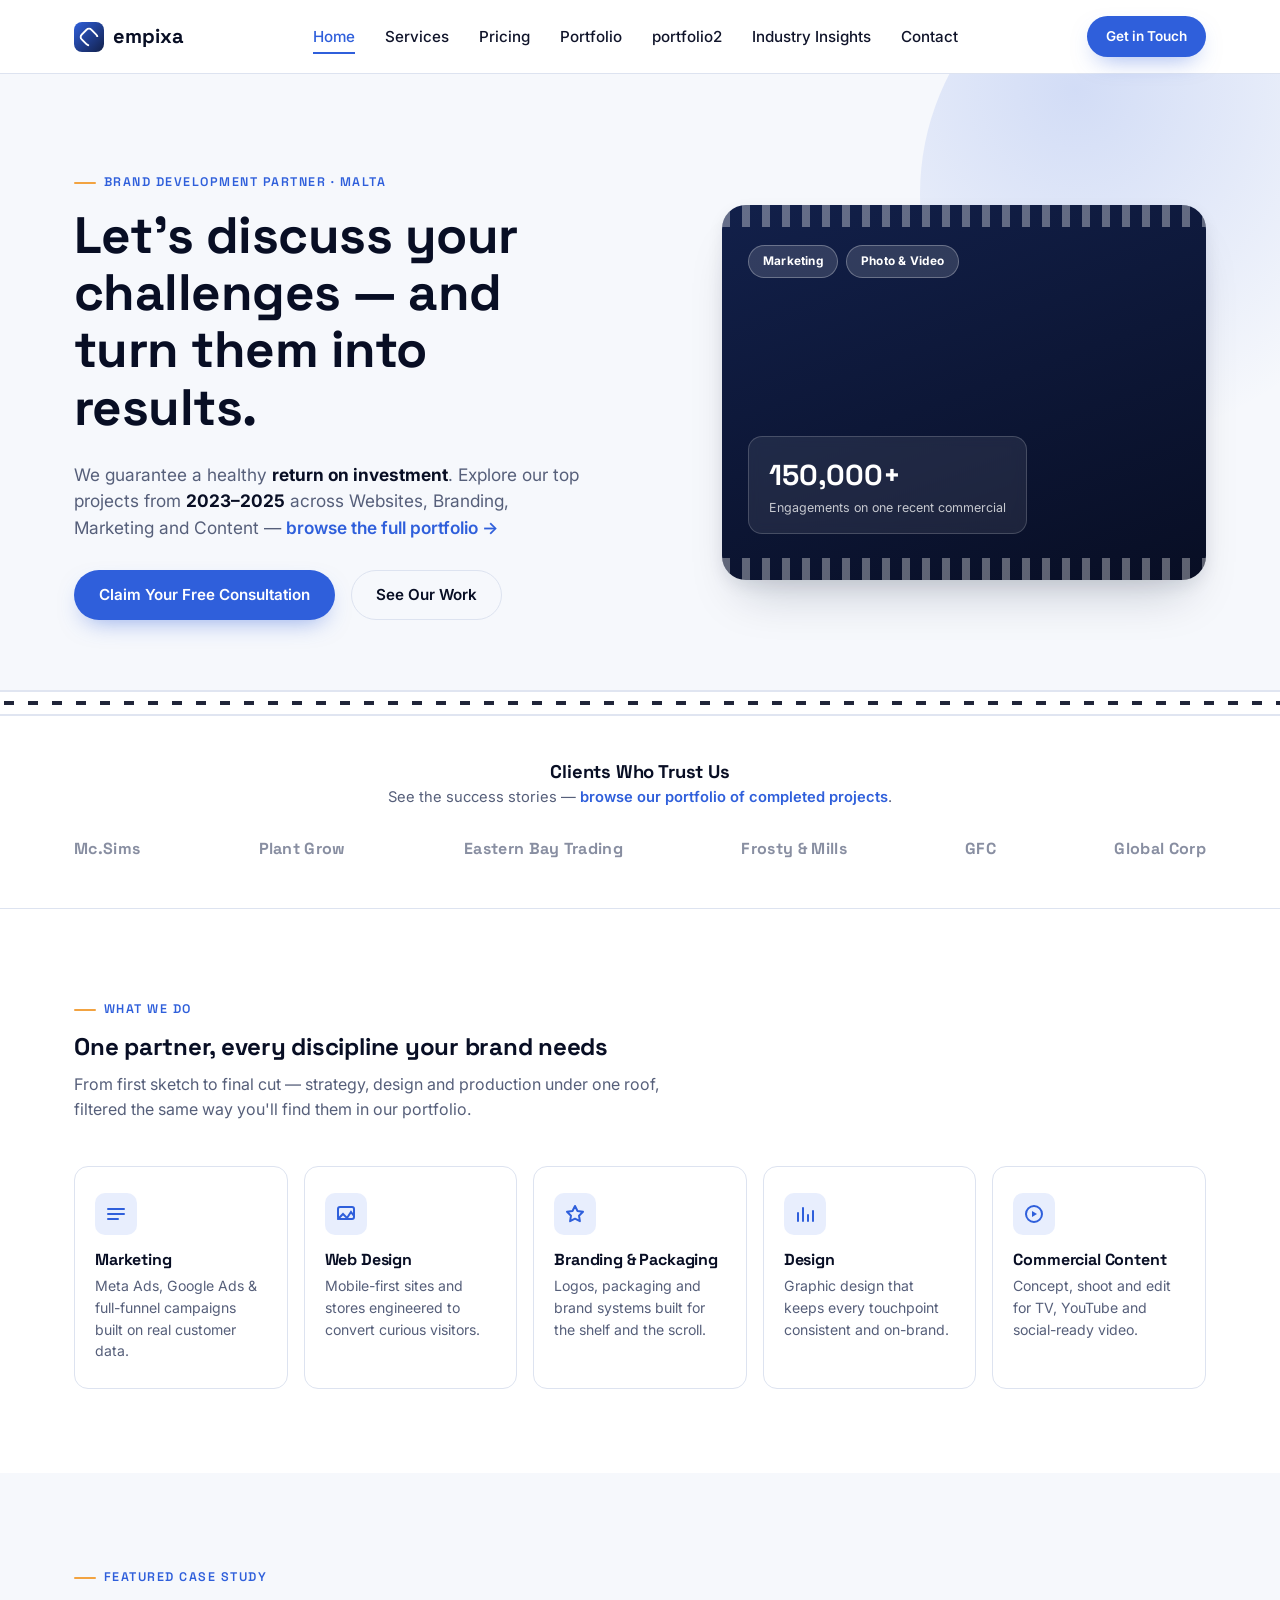
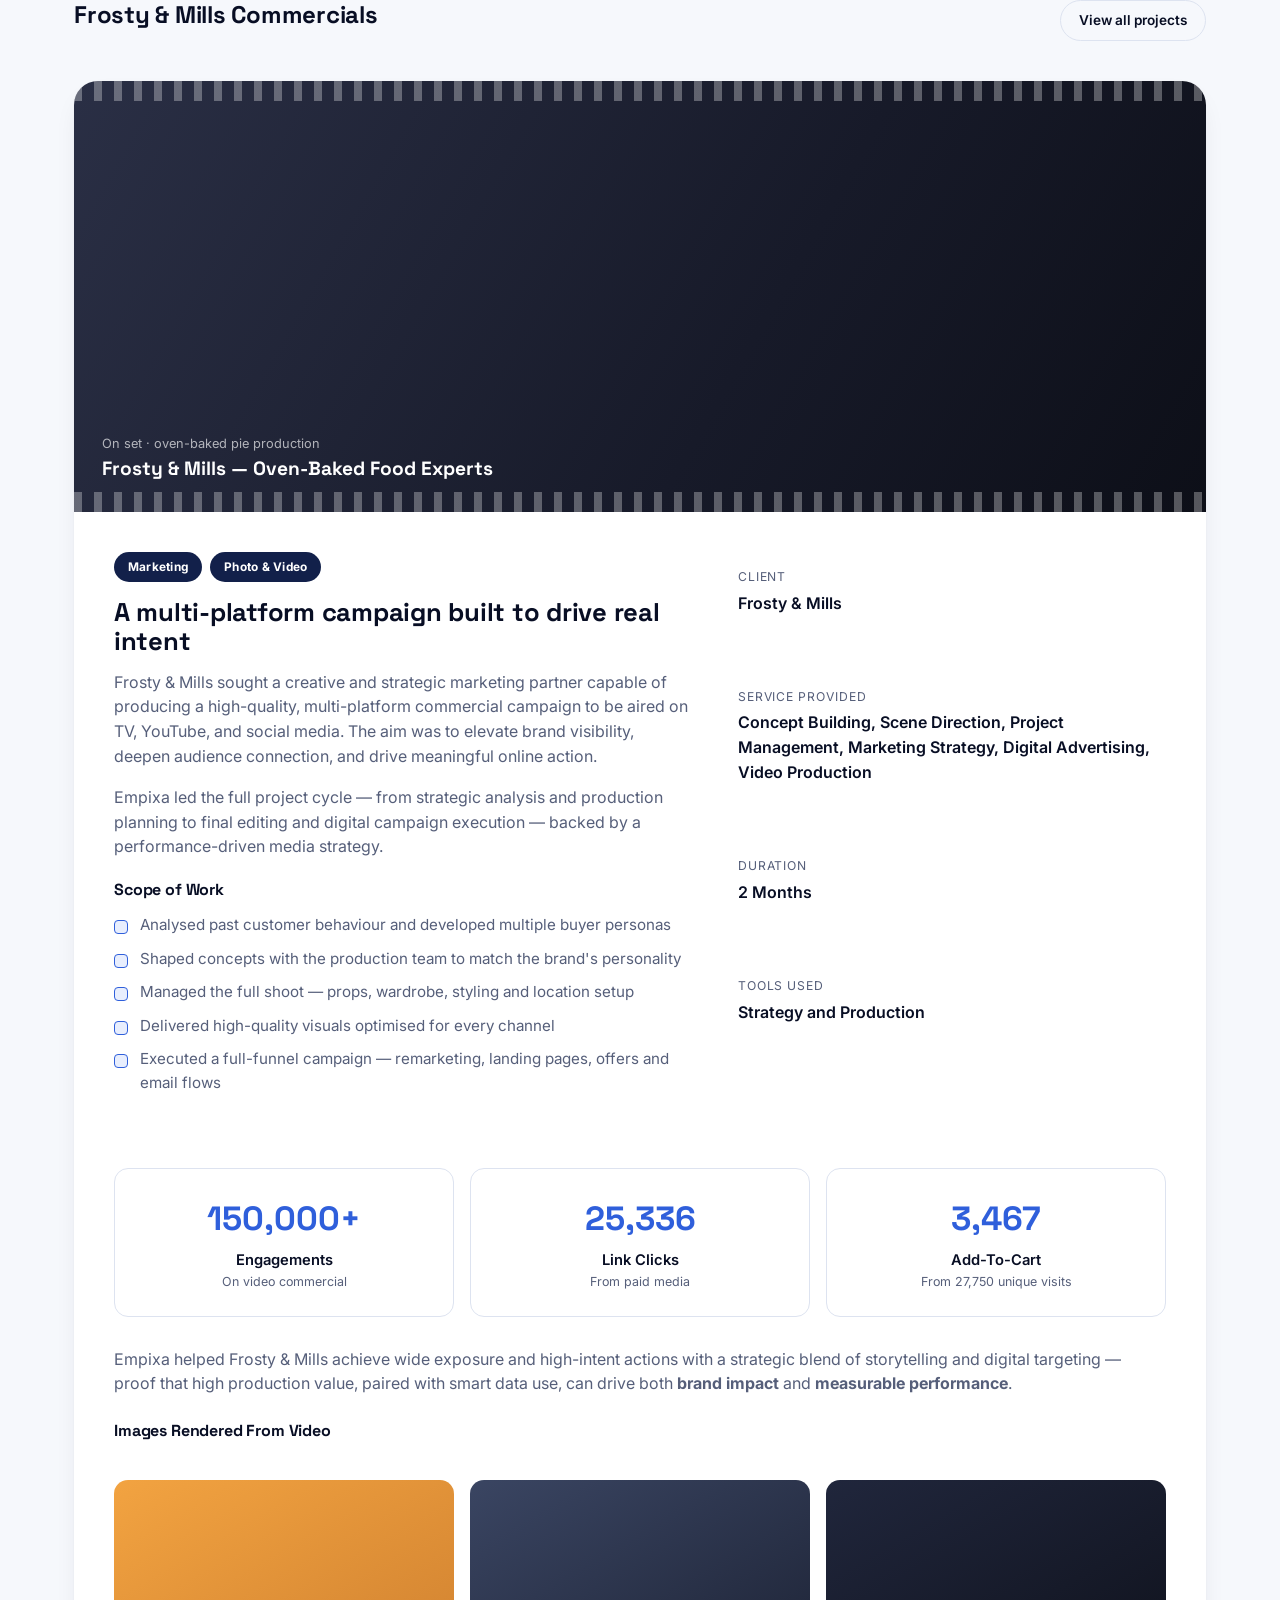
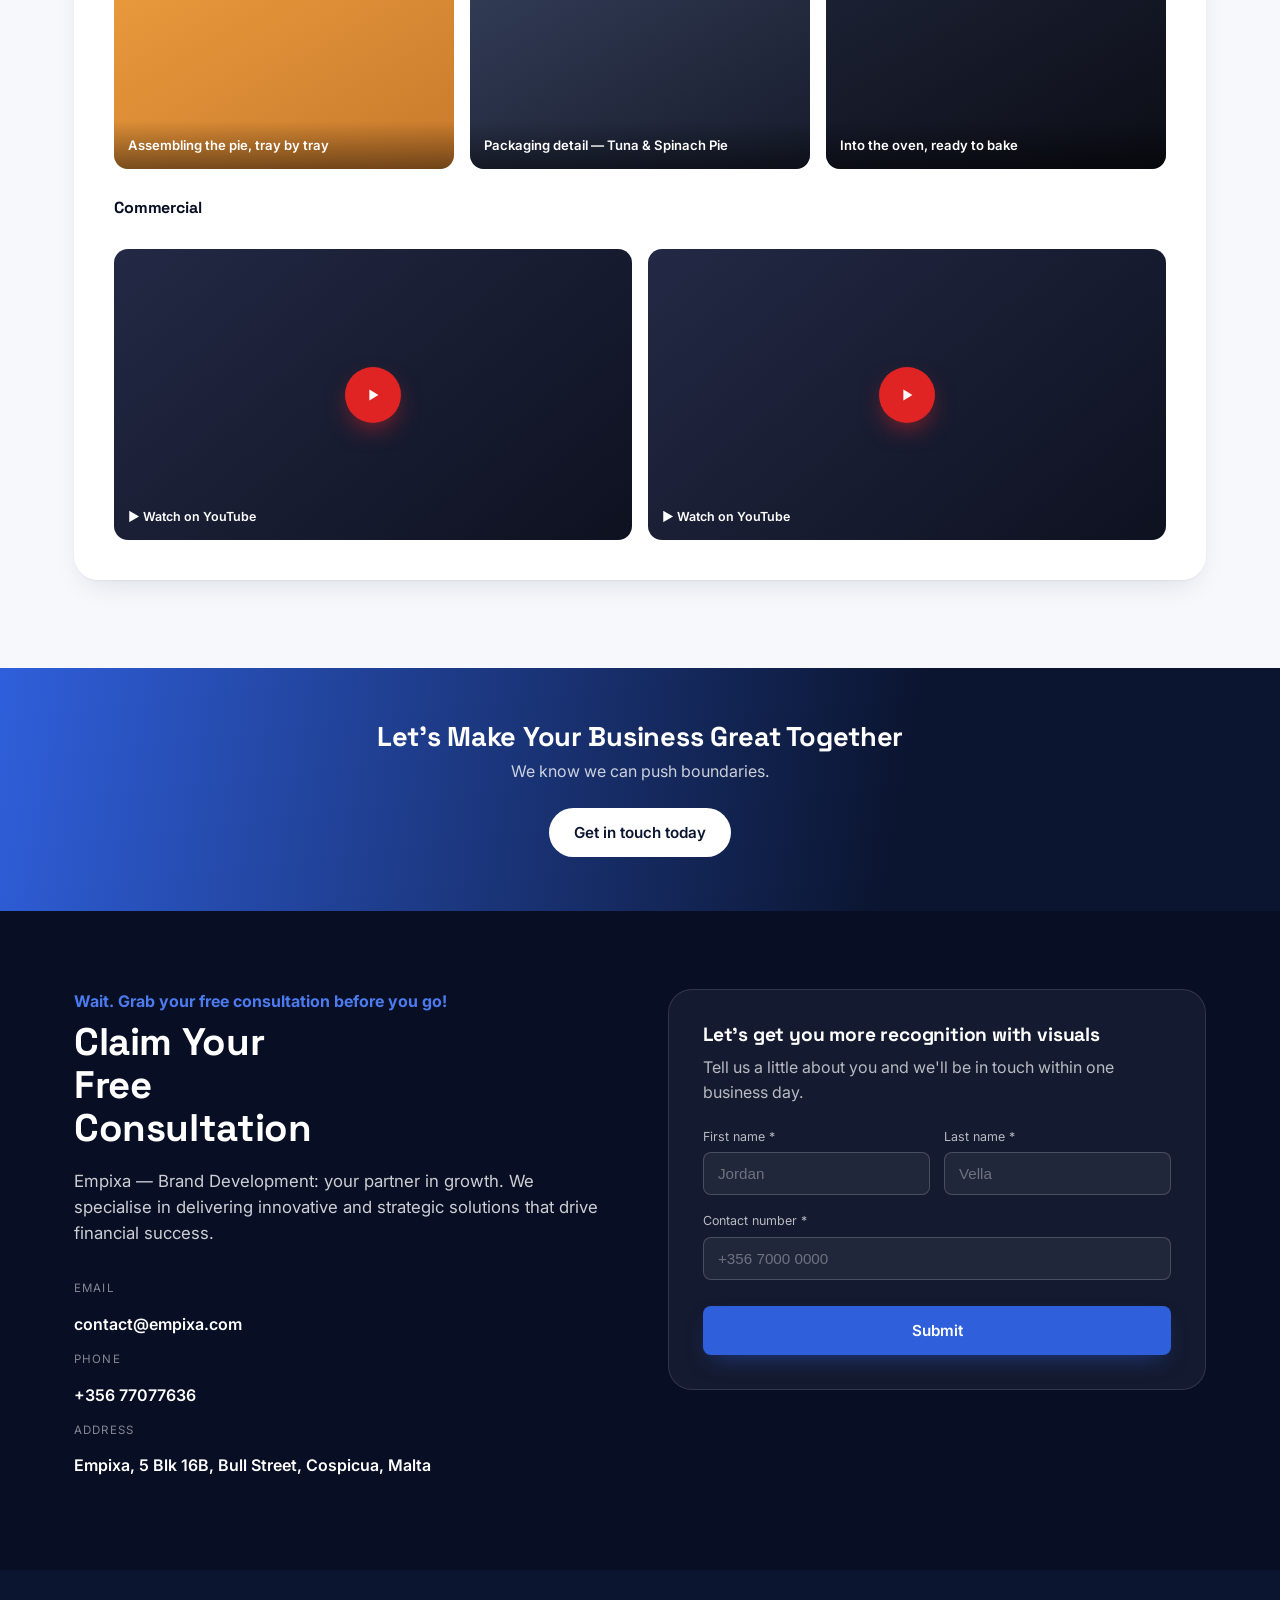
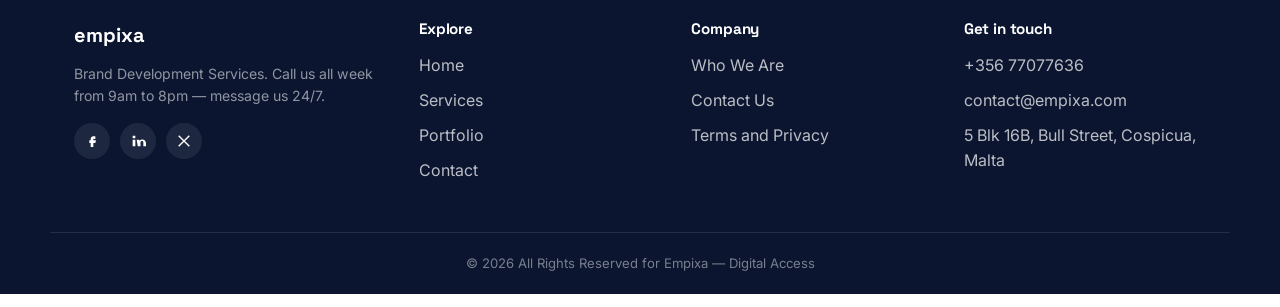
<file: portfolio.html>
<!DOCTYPE html>
<html lang="en">
<head>
<meta charset="UTF-8">
<meta name="viewport" content="width=device-width, initial-scale=1.0">
<title>Empixa — Brand Development, Marketing &amp; Digital Access</title>
<meta name="description" content="Empixa is a brand development partner delivering marketing, web design, branding/packaging and commercial content that drives measurable growth.">
<link rel="preconnect" href="https://fonts.googleapis.com">
<link href="https://fonts.googleapis.com/css2?family=Space+Grotesk:wght@500;600;700&family=Inter:wght@400;500;600;700&display=swap" rel="stylesheet">
<link rel="stylesheet" href="style.css">
</head>
<body>

<header class="site-header">
  <div class="container nav">
    <a href="index.html" class="logo"><span class="mark" aria-hidden="true"></span>empixa</a>
    <nav class="nav-links" id="navLinks">
      <a href="./index.html" aria-current="page">Home</a>
      <a href="#services">Services</a>
      <a href="#pricing">Pricing</a>
      <a href="./portfolio.html">Portfolio</a>
      <a href="./portfolios.html">portfolio2</a>
      <a href="#insights">Industry Insights</a>
      <a href="#consultation">Contact</a>
    </nav>
    <div class="nav-cta">
      <a href="#consultation" class="btn btn-primary btn-sm">Get in Touch</a>
      <button class="nav-toggle" id="navToggle" aria-label="Toggle menu" aria-expanded="false">
        <svg width="18" height="14" viewBox="0 0 18 14" fill="none"><path d="M0 1H18M0 7H18M0 13H18" stroke="#10142a" stroke-width="2"/></svg>
      </button>
    </div>
  </div>
</header>

<!-- HERO -->
<section class="hero">
  <div class="container hero-grid">
    <div>
      <p class="eyebrow">Brand Development Partner &middot; Malta</p>
      <h1>Let's discuss your challenges — and turn them into results.</h1>
      <p class="lede">We guarantee a healthy <strong>return on investment</strong>. Explore our top projects from <strong>2023–2025</strong> across Websites, Branding, Marketing and Content — <a href="portfolio.html">browse the full portfolio →</a></p>
      <div class="hero-actions">
        <a href="#consultation" class="btn btn-primary">Claim Your Free Consultation</a>
        <a href="portfolio.html" class="btn btn-ghost">See Our Work</a>
      </div>
    </div>
    <div class="hero-visual" role="img" aria-label="Behind the scenes of a food commercial shoot">
      <div class="reel-strip" aria-hidden="true"></div>
      <div class="reel-strip bottom" aria-hidden="true"></div>
      <div class="badge-row">
        <span class="pill on-dark">Marketing</span>
        <span class="pill on-dark">Photo &amp; Video</span>
      </div>
      <div class="stat-float">
        <div class="num">150,000+</div>
        <div class="label">Engagements on one recent commercial</div>
      </div>
    </div>
  </div>
</section>

<div class="reel-divider" aria-hidden="true"></div>

<!-- TRUST -->
<section class="trust">
  <div class="container">
    <div class="trust-head">
      <h2>Clients Who Trust Us</h2>
      <p>See the success stories — <a href="portfolio.html" style="color:var(--blue-600); font-weight:600;">browse our portfolio of completed projects</a>.</p>
    </div>
    <div class="logo-row">
      <span class="logo-chip">Mc.Sims</span>
      <span class="logo-chip">Plant Grow</span>
      <span class="logo-chip">Eastern Bay Trading</span>
      <span class="logo-chip">Frosty &amp; Mills</span>
      <span class="logo-chip">GFC</span>
      <span class="logo-chip">Global Corp</span>
    </div>
  </div>
</section>

<!-- SERVICES -->
<section class="services" id="services">
  <div class="container">
    <div class="section-head">
      <p class="eyebrow">What We Do</p>
      <h2>One partner, every discipline your brand needs</h2>
      <p>From first sketch to final cut — strategy, design and production under one roof, filtered the same way you'll find them in our portfolio.</p>
    </div>
    <div class="service-grid">
      <div class="service-card">
        <div class="ic">
          <svg width="20" height="20" viewBox="0 0 20 20" fill="none"><path d="M2 10h16M2 5h16M2 15h10" stroke="currentColor" stroke-width="2" stroke-linecap="round"/></svg>
        </div>
        <h3>Marketing</h3>
        <p>Meta Ads, Google Ads &amp; full-funnel campaigns built on real customer data.</p>
      </div>
      <div class="service-card">
        <div class="ic">
          <svg width="20" height="20" viewBox="0 0 20 20" fill="none"><rect x="2" y="3" width="16" height="12" rx="2" stroke="currentColor" stroke-width="2"/><path d="M2 15l5-5 4 4 4-6 3 4" stroke="currentColor" stroke-width="2" stroke-linecap="round"/></svg>
        </div>
        <h3>Web Design</h3>
        <p>Mobile-first sites and stores engineered to convert curious visitors.</p>
      </div>
      <div class="service-card">
        <div class="ic">
          <svg width="20" height="20" viewBox="0 0 20 20" fill="none"><path d="M10 2l2.5 5 5.5.8-4 3.9.9 5.5L10 14.7l-4.9 2.5.9-5.5-4-3.9L7.5 7z" stroke="currentColor" stroke-width="2" stroke-linejoin="round"/></svg>
        </div>
        <h3>Branding &amp; Packaging</h3>
        <p>Logos, packaging and brand systems built for the shelf and the scroll.</p>
      </div>
      <div class="service-card">
        <div class="ic">
          <svg width="20" height="20" viewBox="0 0 20 20" fill="none"><path d="M3 17V9m5 8V4m5 13v-6m5 6V7" stroke="currentColor" stroke-width="2" stroke-linecap="round"/></svg>
        </div>
        <h3>Design</h3>
        <p>Graphic design that keeps every touchpoint consistent and on-brand.</p>
      </div>
      <div class="service-card">
        <div class="ic">
          <svg width="20" height="20" viewBox="0 0 20 20" fill="none"><circle cx="10" cy="10" r="8" stroke="currentColor" stroke-width="2"/><path d="M8 7l5 3-5 3z" fill="currentColor"/></svg>
        </div>
        <h3>Commercial Content</h3>
        <p>Concept, shoot and edit for TV, YouTube and social-ready video.</p>
      </div>
    </div>
  </div>
</section>

<!-- FEATURED CASE STUDY -->
<section class="feature" id="who-we-are">
  <div class="container">
    <div class="feature-top">
      <div>
        <p class="eyebrow">Featured Case Study</p>
        <h2>Frosty &amp; Mills Commercials</h2>
      </div>
      <a href="portfolio.html" class="btn btn-ghost btn-sm">View all projects</a>
    </div>

    <div class="feature-card">
      <div class="feature-media">
        <div class="reel-strip" aria-hidden="true"></div>
        <div class="reel-strip bottom" aria-hidden="true"></div>
        <div class="cap">
          <span>On set &middot; oven-baked pie production</span>
          <strong>Frosty &amp; Mills — Oven-Baked Food Experts</strong>
        </div>
      </div>

      <div class="feature-body">
        <div>
          <div class="badge-list">
            <span class="pill">Marketing</span>
            <span class="pill">Photo &amp; Video</span>
          </div>
          <h3>A multi-platform campaign built to drive real intent</h3>
          <p>Frosty &amp; Mills sought a creative and strategic marketing partner capable of producing a high-quality, multi-platform commercial campaign to be aired on TV, YouTube, and social media. The aim was to elevate brand visibility, deepen audience connection, and drive meaningful online action.</p>
          <p>Empixa led the full project cycle — from strategic analysis and production planning to final editing and digital campaign execution — backed by a performance-driven media strategy.</p>
          <h4 style="font-size:1rem; margin-top:22px;">Scope of Work</h4>
          <ul class="scope-list">
            <li>Analysed past customer behaviour and developed multiple buyer personas</li>
            <li>Shaped concepts with the production team to match the brand's personality</li>
            <li>Managed the full shoot — props, wardrobe, styling and location setup</li>
            <li>Delivered high-quality visuals optimised for every channel</li>
            <li>Executed a full-funnel campaign — remarketing, landing pages, offers and email flows</li>
          </ul>
        </div>

        <dl class="overview-list">
          <div>
            <dt>Client</dt>
            <dd>Frosty &amp; Mills</dd>
          </div>
          <div>
            <dt>Service Provided</dt>
            <dd>Concept Building, Scene Direction, Project Management, Marketing Strategy, Digital Advertising, Video Production</dd>
          </div>
          <div>
            <dt>Duration</dt>
            <dd>2 Months</dd>
          </div>
          <div>
            <dt>Tools Used</dt>
            <dd>Strategy and Production</dd>
          </div>
        </dl>
      </div>

      <div class="stat-strip">
        <div class="stat-card">
          <div class="num">150,000+</div>
          <div class="lbl">Engagements</div>
          <div class="sub">On video commercial</div>
        </div>
        <div class="stat-card">
          <div class="num">25,336</div>
          <div class="lbl">Link Clicks</div>
          <div class="sub">From paid media</div>
        </div>
        <div class="stat-card">
          <div class="num">3,467</div>
          <div class="lbl">Add-To-Cart</div>
          <div class="sub">From 27,750 unique visits</div>
        </div>
      </div>

      <p style="padding: 30px 40px 0; margin:0;">Empixa helped Frosty &amp; Mills achieve wide exposure and high-intent actions with a strategic blend of storytelling and digital targeting — proof that high production value, paired with smart data use, can drive both <strong>brand impact</strong> and <strong>measurable performance</strong>.</p>

      <h4 style="padding: 26px 40px 0; margin:0; font-size:1rem;">Images Rendered From Video</h4>
      <div class="render-grid">
        <div class="render-thumb"><span>Assembling the pie, tray by tray</span></div>
        <div class="render-thumb"><span>Packaging detail — Tuna &amp; Spinach Pie</span></div>
        <div class="render-thumb"><span>Into the oven, ready to bake</span></div>
      </div>

      <h4 style="padding: 30px 40px 0; margin:0; font-size:1rem;">Commercial</h4>
      <div class="video-row">
        <div class="video-card">
          <div class="play" aria-hidden="true">
            <svg width="18" height="18" viewBox="0 0 20 20" fill="#fff"><path d="M6 4l10 6-10 6z"/></svg>
          </div>
          <span class="yt-tag">▶ Watch on YouTube</span>
        </div>
        <div class="video-card">
          <div class="play" aria-hidden="true">
            <svg width="18" height="18" viewBox="0 0 20 20" fill="#fff"><path d="M6 4l10 6-10 6z"/></svg>
          </div>
          <span class="yt-tag">▶ Watch on YouTube</span>
        </div>
      </div>
    </div>
  </div>
</section>

<!-- CTA BANNER -->
<section class="cta-banner">
  <div class="container">
    <h2>Let's Make Your Business Great Together</h2>
    <p>We know we can push boundaries.</p>
    <a href="#consultation" class="btn btn-light">Get in touch today</a>
  </div>
</section>

<!-- CONSULTATION -->
<section class="consult" id="consultation">
  <div class="container consult-grid">
    <div>
      <p class="kicker">Wait. Grab your free consultation before you go!</p>
      <h2>Claim Your Free Consultation</h2>
      <p class="tagline">Empixa — Brand Development: your partner in growth. We specialise in delivering innovative and strategic solutions that drive financial success.</p>

      <div class="contact-block">
        <div>
          <div class="lbl">Email</div>
          <div class="val">contact@empixa.com</div>
        </div>
        <div>
          <div class="lbl">Phone</div>
          <div class="val">+356 77077636</div>
        </div>
        <div>
          <div class="lbl">Address</div>
          <div class="val">Empixa, 5 Blk 16B, Bull Street, Cospicua, Malta</div>
        </div>
      </div>
    </div>

    <form class="form-panel" onsubmit="event.preventDefault(); this.querySelector('.submit-btn').textContent='Request sent ✓';">
      <h3>Let's get you more recognition with visuals</h3>
      <p class="sub">Tell us a little about you and we'll be in touch within one business day.</p>
      <div class="field-row">
        <div class="field">
          <label for="fname">First name *</label>
          <input id="fname" type="text" placeholder="Jordan" required>
        </div>
        <div class="field">
          <label for="lname">Last name *</label>
          <input id="lname" type="text" placeholder="Vella" required>
        </div>
      </div>
      <div class="field" style="margin-bottom:20px;">
        <label for="phone">Contact number *</label>
        <input id="phone" type="tel" placeholder="+356 7000 0000" required>
      </div>
      <button type="submit" class="btn btn-primary submit-btn">Submit</button>
    </form>
  </div>
</section>

<footer class="site-footer">
  <div class="container footer-top">
    <div>
      <a href="index.html" class="logo">empixa</a>
      <p>Brand Development Services. Call us all week from 9am to 8pm — message us 24/7.</p>
      <div class="social-row">
        <a href="#" aria-label="Facebook"><svg width="16" height="16" viewBox="0 0 24 24" fill="#fff"><path d="M14 9h3V5h-3c-2.2 0-4 1.8-4 4v2H8v4h2v6h4v-6h3l1-4h-4V9c0-.6.4-1 1-1z"/></svg></a>
        <a href="#" aria-label="LinkedIn"><svg width="16" height="16" viewBox="0 0 24 24" fill="#fff"><path d="M4 4h4v4H4zM4 10h4v10H4zM10 10h4v2c1-1.5 2.5-2.3 4.5-2.3 3 0 5.5 2 5.5 5.8V20h-4v-5.5c0-1.6-.6-2.5-2-2.5s-2.3 1-2.3 2.6V20h-4z"/></svg></a>
        <a href="#" aria-label="X"><svg width="16" height="16" viewBox="0 0 24 24" fill="#fff"><path d="M4 4l16 16M20 4L4 20" stroke="#fff" stroke-width="2"/></svg></a>
      </div>
    </div>
    <div>
      <h4>Explore</h4>
      <ul>
        <li><a href="index.html">Home</a></li>
        <li><a href="#services">Services</a></li>
        <li><a href="portfolio.html">Portfolio</a></li>
        <li><a href="#consultation">Contact</a></li>
      </ul>
    </div>
    <div>
      <h4>Company</h4>
      <ul>
        <li><a href="#who-we-are">Who We Are</a></li>
        <li><a href="#consultation">Contact Us</a></li>
        <li><a href="#">Terms and Privacy</a></li>
      </ul>
    </div>
    <div>
      <h4>Get in touch</h4>
      <ul>
        <li>+356 77077636</li>
        <li>contact@empixa.com</li>
        <li>5 Blk 16B, Bull Street, Cospicua, Malta</li>
      </ul>
    </div>
  </div>
  <p class="copyright">© 2026 All Rights Reserved for Empixa — Digital Access</p>
</footer>

<script>
  const navToggle = document.getElementById('navToggle');
  const navLinks = document.getElementById('navLinks');
  navToggle.addEventListener('click', () => {
    const open = navLinks.classList.toggle('open');
    navToggle.setAttribute('aria-expanded', open);
  });
</script>
</body>
</html>
</file>
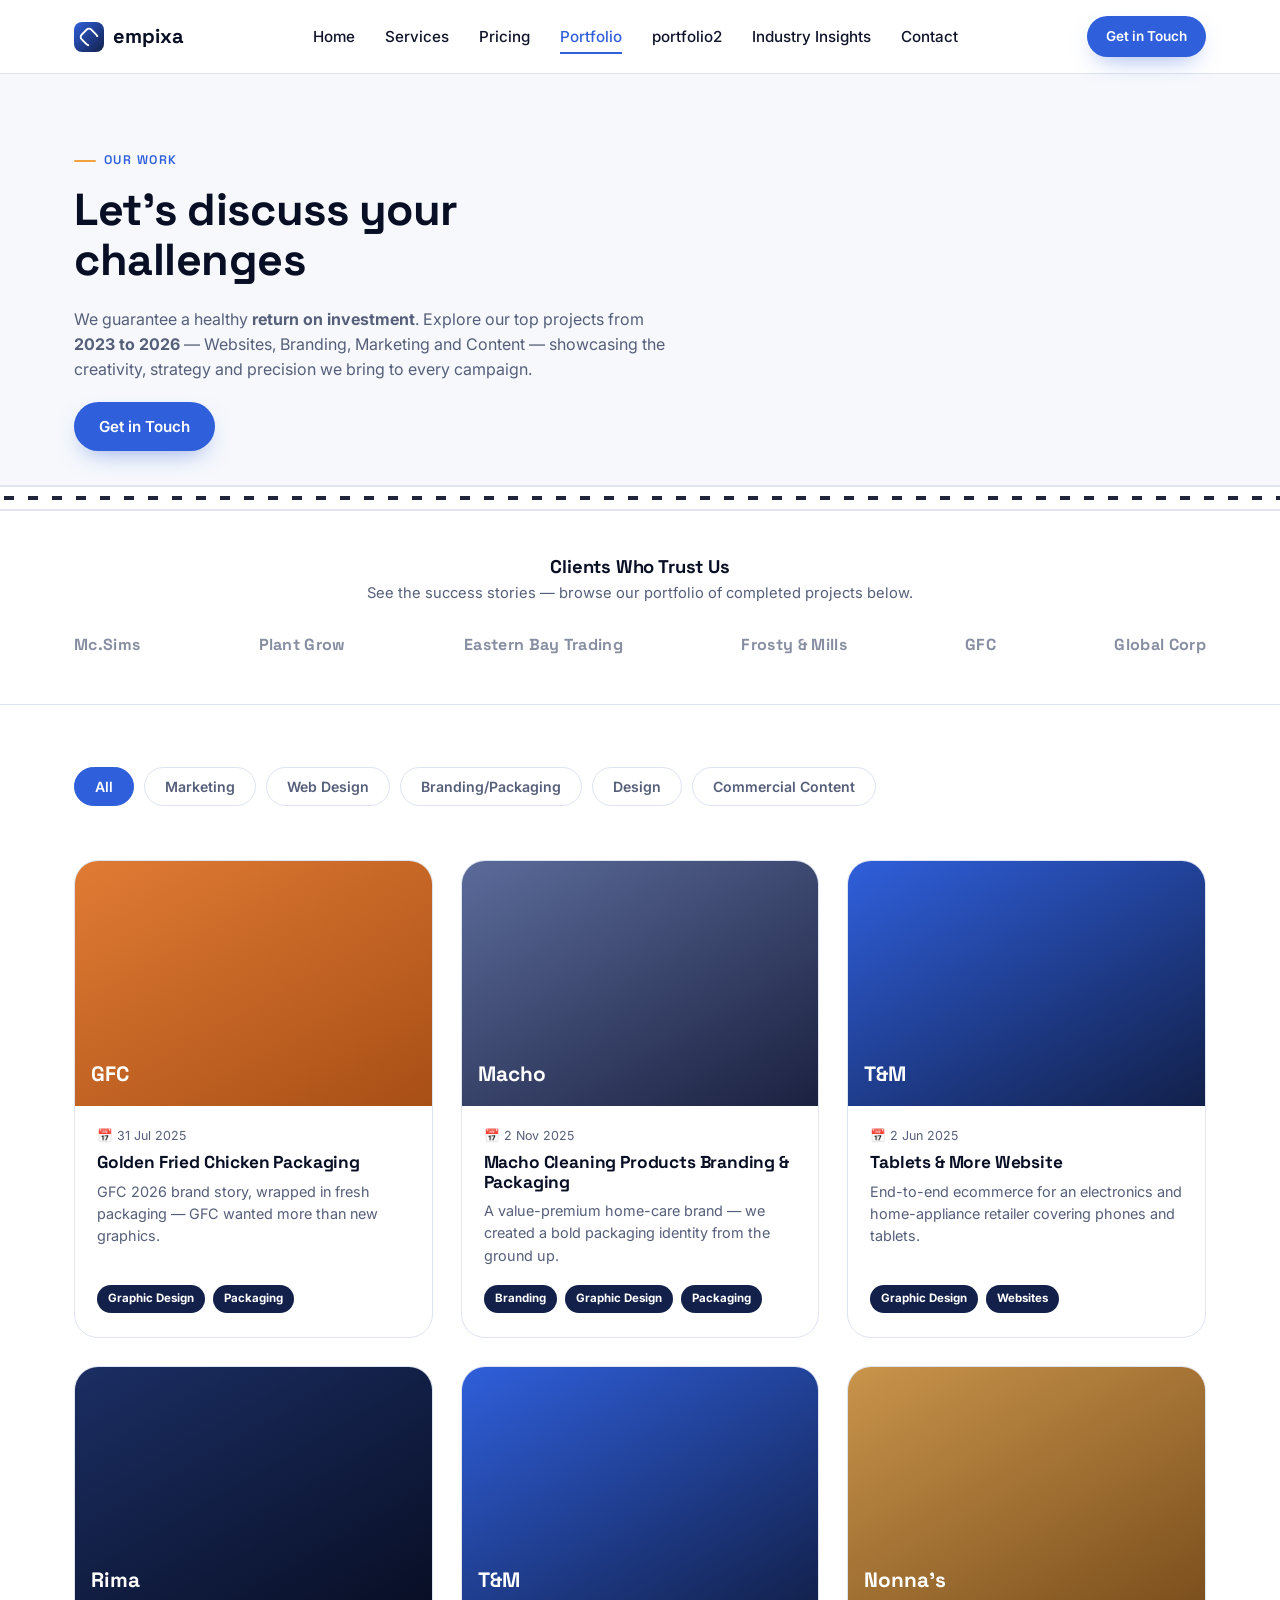
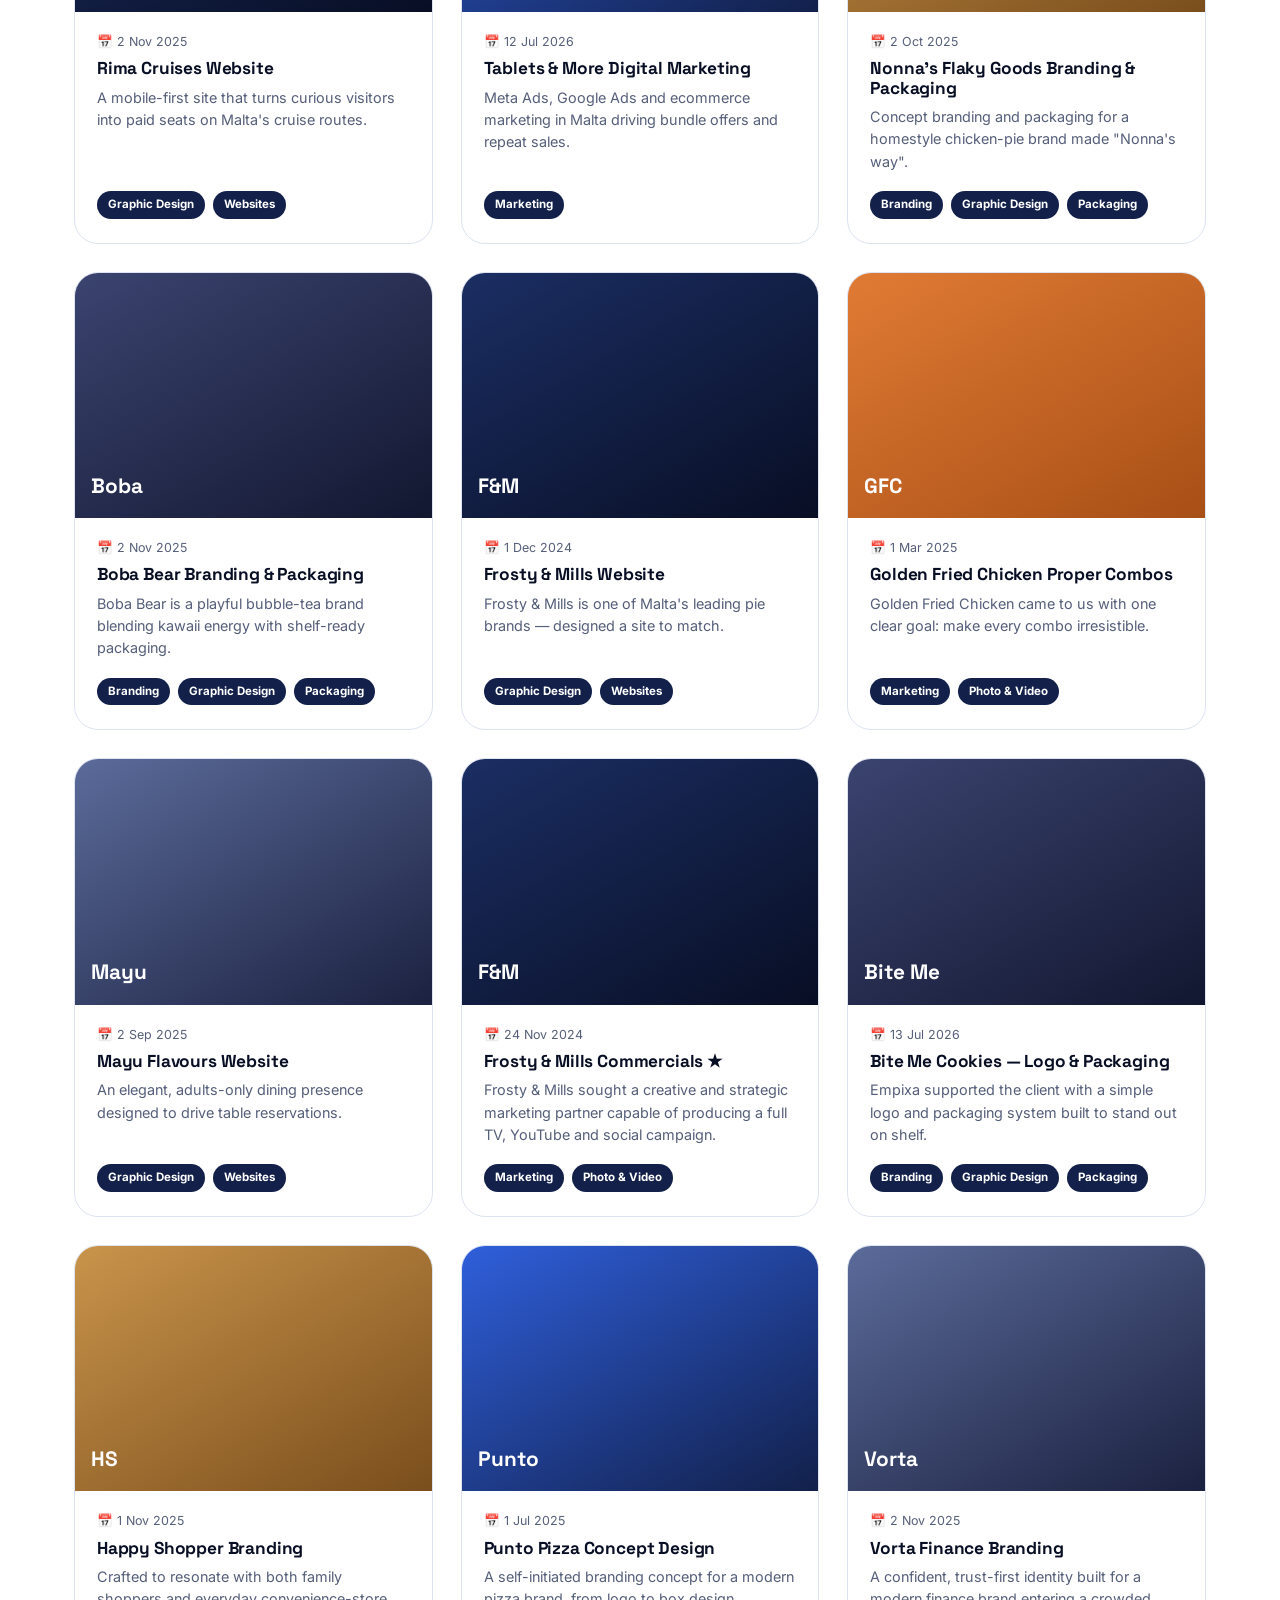
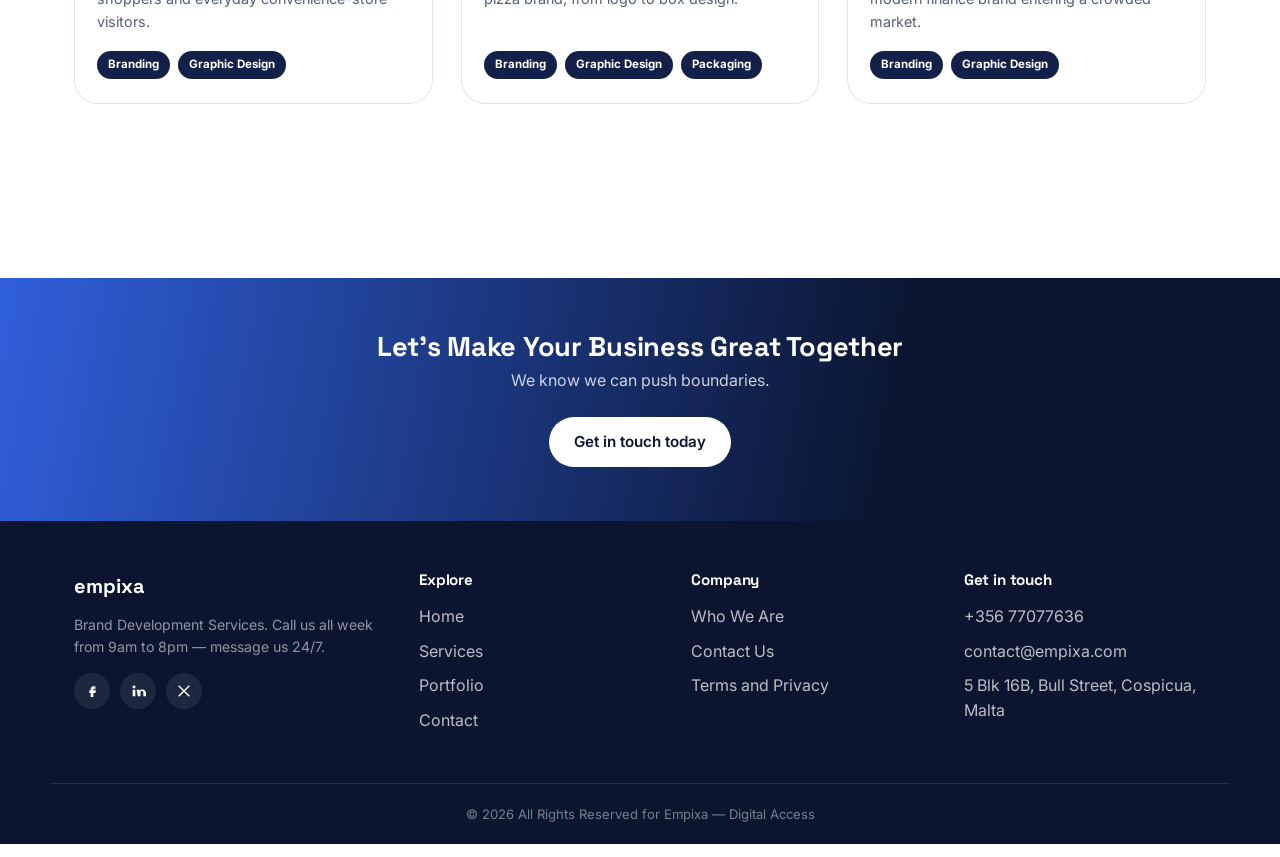
<file: portfolios.html>
<!DOCTYPE html>
<html lang="en">
<head>
<meta charset="UTF-8">
<meta name="viewport" content="width=device-width, initial-scale=1.0">
<title>Portfolio — Empixa Brand Development</title>
<meta name="description" content="Browse Empixa's portfolio of Marketing, Web Design, Branding/Packaging, Design and Commercial Content projects from 2023 to 2026.">
<link rel="preconnect" href="https://fonts.googleapis.com">
<link href="https://fonts.googleapis.com/css2?family=Space+Grotesk:wght@500;600;700&family=Inter:wght@400;500;600;700&display=swap" rel="stylesheet">
<link rel="stylesheet" href="style.css">
</head>
<body>

<header class="site-header">
  <div class="container nav">
    <a href="index.html" class="logo"><span class="mark" aria-hidden="true"></span>empixa</a>
    <nav class="nav-links" id="navLinks">
      <a href="./index.html">Home</a>
      <a href="index.html#services">Services</a>
      <a href="index.html#pricing">Pricing</a>
      <a href="./portfolio.html" aria-current="page">Portfolio</a>
      <a href="./portfolios.html">portfolio2</a>
      <a href="index.html#insights">Industry Insights</a>
      <a href="index.html#consultation">Contact</a>
    </nav>
    <div class="nav-cta">
      <a href="index.html#consultation" class="btn btn-primary btn-sm">Get in Touch</a>
      <button class="nav-toggle" id="navToggle" aria-label="Toggle menu" aria-expanded="false">
        <svg width="18" height="14" viewBox="0 0 18 14" fill="none"><path d="M0 1H18M0 7H18M0 13H18" stroke="#10142a" stroke-width="2"/></svg>
      </button>
    </div>
  </div>
</header>

<!-- PAGE HERO -->
<section class="portfolio-hero">
  <div class="container">
    <p class="eyebrow">Our Work</p>
    <h1 style="font-size: clamp(2rem, 4vw, 2.8rem); max-width: 18ch;">Let's discuss your challenges</h1>
    <p class="lede" style="max-width:60ch;">We guarantee a healthy <strong>return on investment</strong>. Explore our top projects from <strong>2023 to 2026</strong> — Websites, Branding, Marketing and Content — showcasing the creativity, strategy and precision we bring to every campaign.</p>
    <div class="hero-actions" style="margin-top:20px;">
      <a href="index.html#consultation" class="btn btn-primary">Get in Touch</a>
    </div>
  </div>
</section>

<div class="reel-divider" aria-hidden="true"></div>

<!-- TRUST -->
<section class="trust">
  <div class="container">
    <div class="trust-head">
      <h2>Clients Who Trust Us</h2>
      <p>See the success stories — browse our portfolio of completed projects below.</p>
    </div>
    <div class="logo-row">
      <span class="logo-chip">Mc.Sims</span>
      <span class="logo-chip">Plant Grow</span>
      <span class="logo-chip">Eastern Bay Trading</span>
      <span class="logo-chip">Frosty &amp; Mills</span>
      <span class="logo-chip">GFC</span>
      <span class="logo-chip">Global Corp</span>
    </div>
  </div>
</section>

<!-- FILTER + GRID -->
<section class="services" style="padding-top:56px;">
  <div class="container">
    <div class="filter-bar" role="tablist" aria-label="Filter portfolio by category">
      <button class="filter-btn active" data-filter="all">All</button>
      <button class="filter-btn" data-filter="marketing">Marketing</button>
      <button class="filter-btn" data-filter="web">Web Design</button>
      <button class="filter-btn" data-filter="branding">Branding/Packaging</button>
      <button class="filter-btn" data-filter="design">Design</button>
      <button class="filter-btn" data-filter="content">Commercial Content</button>
    </div>

    <div class="portfolio-grid" id="grid">

      <article class="p-card" data-cat="branding">
        <div class="p-thumb thumb-1"><span class="mono">GFC</span></div>
        <div class="p-body">
          <div class="p-date">📅 31 Jul 2025</div>
          <h3><a href="#">Golden Fried Chicken Packaging</a></h3>
          <p>GFC 2026 brand story, wrapped in fresh packaging — GFC wanted more than new graphics.</p>
          <div class="tag-row"><span class="tag">Graphic Design</span><span class="tag">Packaging</span></div>
        </div>
      </article>

      <article class="p-card" data-cat="branding">
        <div class="p-thumb thumb-4"><span class="mono">Macho</span></div>
        <div class="p-body">
          <div class="p-date">📅 2 Nov 2025</div>
          <h3><a href="#">Macho Cleaning Products Branding &amp; Packaging</a></h3>
          <p>A value-premium home-care brand — we created a bold packaging identity from the ground up.</p>
          <div class="tag-row"><span class="tag">Branding</span><span class="tag">Graphic Design</span><span class="tag">Packaging</span></div>
        </div>
      </article>

      <article class="p-card" data-cat="web">
        <div class="p-thumb thumb-2"><span class="mono">T&amp;M</span></div>
        <div class="p-body">
          <div class="p-date">📅 2 Jun 2025</div>
          <h3><a href="#">Tablets &amp; More Website</a></h3>
          <p>End-to-end ecommerce for an electronics and home-appliance retailer covering phones and tablets.</p>
          <div class="tag-row"><span class="tag">Graphic Design</span><span class="tag">Websites</span></div>
        </div>
      </article>

      <article class="p-card" data-cat="web">
        <div class="p-thumb thumb-3"><span class="mono">Rima</span></div>
        <div class="p-body">
          <div class="p-date">📅 2 Nov 2025</div>
          <h3><a href="#">Rima Cruises Website</a></h3>
          <p>A mobile-first site that turns curious visitors into paid seats on Malta's cruise routes.</p>
          <div class="tag-row"><span class="tag">Graphic Design</span><span class="tag">Websites</span></div>
        </div>
      </article>

      <article class="p-card" data-cat="marketing">
        <div class="p-thumb thumb-2"><span class="mono">T&amp;M</span></div>
        <div class="p-body">
          <div class="p-date">📅 12 Jul 2026</div>
          <h3><a href="#">Tablets &amp; More Digital Marketing</a></h3>
          <p>Meta Ads, Google Ads and ecommerce marketing in Malta driving bundle offers and repeat sales.</p>
          <div class="tag-row"><span class="tag">Marketing</span></div>
        </div>
      </article>

      <article class="p-card" data-cat="branding">
        <div class="p-thumb thumb-5"><span class="mono">Nonna's</span></div>
        <div class="p-body">
          <div class="p-date">📅 2 Oct 2025</div>
          <h3><a href="#">Nonna's Flaky Goods Branding &amp; Packaging</a></h3>
          <p>Concept branding and packaging for a homestyle chicken-pie brand made "Nonna's way".</p>
          <div class="tag-row"><span class="tag">Branding</span><span class="tag">Graphic Design</span><span class="tag">Packaging</span></div>
        </div>
      </article>

      <article class="p-card" data-cat="branding">
        <div class="p-thumb thumb-6"><span class="mono">Boba</span></div>
        <div class="p-body">
          <div class="p-date">📅 2 Nov 2025</div>
          <h3><a href="#">Boba Bear Branding &amp; Packaging</a></h3>
          <p>Boba Bear is a playful bubble-tea brand blending kawaii energy with shelf-ready packaging.</p>
          <div class="tag-row"><span class="tag">Branding</span><span class="tag">Graphic Design</span><span class="tag">Packaging</span></div>
        </div>
      </article>

      <article class="p-card" data-cat="web">
        <div class="p-thumb thumb-3"><span class="mono">F&amp;M</span></div>
        <div class="p-body">
          <div class="p-date">📅 1 Dec 2024</div>
          <h3><a href="#">Frosty &amp; Mills Website</a></h3>
          <p>Frosty &amp; Mills is one of Malta's leading pie brands — designed a site to match.</p>
          <div class="tag-row"><span class="tag">Graphic Design</span><span class="tag">Websites</span></div>
        </div>
      </article>

      <article class="p-card" data-cat="marketing">
        <div class="p-thumb thumb-1"><span class="mono">GFC</span></div>
        <div class="p-body">
          <div class="p-date">📅 1 Mar 2025</div>
          <h3><a href="#">Golden Fried Chicken Proper Combos</a></h3>
          <p>Golden Fried Chicken came to us with one clear goal: make every combo irresistible.</p>
          <div class="tag-row"><span class="tag">Marketing</span><span class="tag">Photo &amp; Video</span></div>
        </div>
      </article>

      <article class="p-card" data-cat="web">
        <div class="p-thumb thumb-4"><span class="mono">Mayu</span></div>
        <div class="p-body">
          <div class="p-date">📅 2 Sep 2025</div>
          <h3><a href="#">Mayu Flavours Website</a></h3>
          <p>An elegant, adults-only dining presence designed to drive table reservations.</p>
          <div class="tag-row"><span class="tag">Graphic Design</span><span class="tag">Websites</span></div>
        </div>
      </article>

      <article class="p-card" data-cat="marketing content" data-featured="true">
        <div class="p-thumb thumb-3"><span class="mono">F&amp;M</span></div>
        <div class="p-body">
          <div class="p-date">📅 24 Nov 2024</div>
          <h3><a href="index.html#who-we-are">Frosty &amp; Mills Commercials ★</a></h3>
          <p>Frosty &amp; Mills sought a creative and strategic marketing partner capable of producing a full TV, YouTube and social campaign.</p>
          <div class="tag-row"><span class="tag">Marketing</span><span class="tag">Photo &amp; Video</span></div>
        </div>
      </article>

      <article class="p-card" data-cat="branding">
        <div class="p-thumb thumb-6"><span class="mono">Bite Me</span></div>
        <div class="p-body">
          <div class="p-date">📅 13 Jul 2026</div>
          <h3><a href="#">Bite Me Cookies — Logo &amp; Packaging</a></h3>
          <p>Empixa supported the client with a simple logo and packaging system built to stand out on shelf.</p>
          <div class="tag-row"><span class="tag">Branding</span><span class="tag">Graphic Design</span><span class="tag">Packaging</span></div>
        </div>
      </article>

      <article class="p-card" data-cat="branding">
        <div class="p-thumb thumb-5"><span class="mono">HS</span></div>
        <div class="p-body">
          <div class="p-date">📅 1 Nov 2025</div>
          <h3><a href="#">Happy Shopper Branding</a></h3>
          <p>Crafted to resonate with both family shoppers and everyday convenience-store visitors.</p>
          <div class="tag-row"><span class="tag">Branding</span><span class="tag">Graphic Design</span></div>
        </div>
      </article>

      <article class="p-card" data-cat="branding design">
        <div class="p-thumb thumb-2"><span class="mono">Punto</span></div>
        <div class="p-body">
          <div class="p-date">📅 1 Jul 2025</div>
          <h3><a href="#">Punto Pizza Concept Design</a></h3>
          <p>A self-initiated branding concept for a modern pizza brand, from logo to box design.</p>
          <div class="tag-row"><span class="tag">Branding</span><span class="tag">Graphic Design</span><span class="tag">Packaging</span></div>
        </div>
      </article>

      <article class="p-card" data-cat="branding design">
        <div class="p-thumb thumb-4"><span class="mono">Vorta</span></div>
        <div class="p-body">
          <div class="p-date">📅 2 Nov 2025</div>
          <h3><a href="#">Vorta Finance Branding</a></h3>
          <p>A confident, trust-first identity built for a modern finance brand entering a crowded market.</p>
          <div class="tag-row"><span class="tag">Branding</span><span class="tag">Graphic Design</span></div>
        </div>
      </article>

    </div>
  </div>
</section>

<!-- CTA BANNER -->
<section class="cta-banner">
  <div class="container">
    <h2>Let's Make Your Business Great Together</h2>
    <p>We know we can push boundaries.</p>
    <a href="index.html#consultation" class="btn btn-light">Get in touch today</a>
  </div>
</section>

<footer class="site-footer">
  <div class="container footer-top">
    <div>
      <a href="index.html" class="logo">empixa</a>
      <p>Brand Development Services. Call us all week from 9am to 8pm — message us 24/7.</p>
      <div class="social-row">
        <a href="#" aria-label="Facebook"><svg width="16" height="16" viewBox="0 0 24 24" fill="#fff"><path d="M14 9h3V5h-3c-2.2 0-4 1.8-4 4v2H8v4h2v6h4v-6h3l1-4h-4V9c0-.6.4-1 1-1z"/></svg></a>
        <a href="#" aria-label="LinkedIn"><svg width="16" height="16" viewBox="0 0 24 24" fill="#fff"><path d="M4 4h4v4H4zM4 10h4v10H4zM10 10h4v2c1-1.5 2.5-2.3 4.5-2.3 3 0 5.5 2 5.5 5.8V20h-4v-5.5c0-1.6-.6-2.5-2-2.5s-2.3 1-2.3 2.6V20h-4z"/></svg></a>
        <a href="#" aria-label="X"><svg width="16" height="16" viewBox="0 0 24 24" fill="#fff"><path d="M4 4l16 16M20 4L4 20" stroke="#fff" stroke-width="2"/></svg></a>
      </div>
    </div>
    <div>
      <h4>Explore</h4>
      <ul>
        <li><a href="index.html">Home</a></li>
        <li><a href="index.html#services">Services</a></li>
        <li><a href="portfolio.html">Portfolio</a></li>
        <li><a href="index.html#consultation">Contact</a></li>
      </ul>
    </div>
    <div>
      <h4>Company</h4>
      <ul>
        <li><a href="index.html#who-we-are">Who We Are</a></li>
        <li><a href="index.html#consultation">Contact Us</a></li>
        <li><a href="#">Terms and Privacy</a></li>
      </ul>
    </div>
    <div>
      <h4>Get in touch</h4>
      <ul>
        <li>+356 77077636</li>
        <li>contact@empixa.com</li>
        <li>5 Blk 16B, Bull Street, Cospicua, Malta</li>
      </ul>
    </div>
  </div>
  <p class="copyright">© 2026 All Rights Reserved for Empixa — Digital Access</p>
</footer>

<script>
  const navToggle = document.getElementById('navToggle');
  const navLinks = document.getElementById('navLinks');
  navToggle.addEventListener('click', () => {
    const open = navLinks.classList.toggle('open');
    navToggle.setAttribute('aria-expanded', open);
  });

  const filterBtns = document.querySelectorAll('.filter-btn');
  const cards = document.querySelectorAll('.p-card');
  filterBtns.forEach(btn => {
    btn.addEventListener('click', () => {
      filterBtns.forEach(b => b.classList.remove('active'));
      btn.classList.add('active');
      const filter = btn.dataset.filter;
      cards.forEach(card => {
        const cats = card.dataset.cat || '';
        const show = filter === 'all' || cats.split(' ').includes(filter);
        card.style.display = show ? '' : 'none';
      });
    });
  });
</script>
</body>
</html>
</file>
<file: style.css>
/* =========================================================
   EMPIXA — Brand Development Agency
   Design tokens
   ========================================================= */
:root{
  --navy-950: #080e24;
  --navy-900: #0b1530;
  --navy-800: #12204a;
  --navy-700: #1b2e63;
  --blue-600: #2f5fdb;
  --blue-500: #4c7bef;
  --blue-100: #e8eefd;
  --gray-50:  #f6f8fc;
  --gray-100: #eef1f8;
  --gray-200: #dde3f0;
  --ink:      #10142a;
  --ink-soft: #565f7a;
  --white:    #ffffff;
  --amber:    #f2a341; /* reel / food-warmth accent, used sparingly */

  --font-display: 'Space Grotesk', sans-serif;
  --font-body: 'Inter', sans-serif;

  --radius-sm: 8px;
  --radius-md: 14px;
  --radius-lg: 24px;

  --shadow-card: 0 1px 2px rgba(11,21,48,.04), 0 12px 30px -12px rgba(11,21,48,.14);
  --shadow-card-hover: 0 6px 16px rgba(11,21,48,.08), 0 30px 50px -20px rgba(11,21,48,.22);

  --container: 1180px;
}

*,*::before,*::after{ box-sizing: border-box; }
html{ scroll-behavior: smooth; }
body{
  margin:0;
  font-family: var(--font-body);
  color: var(--ink);
  background: var(--white);
  -webkit-font-smoothing: antialiased;
  line-height: 1.55;
}
h1,h2,h3,h4{
  font-family: var(--font-display);
  color: var(--navy-950);
  line-height: 1.12;
  margin: 0 0 .5em;
  letter-spacing: -0.01em;
}
p{ margin: 0 0 1em; color: var(--ink-soft); }
a{ color: inherit; text-decoration: none; }
img{ max-width: 100%; display:block; }
ul{ margin:0; padding:0; list-style:none; }
button{ font-family: inherit; cursor: pointer; }

.container{
  width: 100%;
  max-width: var(--container);
  margin-inline: auto;
  padding-inline: 24px;
}

.eyebrow{
  display:inline-flex; align-items:center; gap:8px;
  font-family: var(--font-display);
  font-size: .78rem;
  font-weight: 600;
  letter-spacing: .12em;
  text-transform: uppercase;
  color: var(--blue-600);
  margin-bottom: 14px;
}
.eyebrow::before{
  content:"";
  width: 22px; height: 2px;
  background: var(--amber);
  display:inline-block;
  border-radius: 2px;
}

/* Focus visibility */
a:focus-visible, button:focus-visible, input:focus-visible{
  outline: 2px solid var(--blue-600);
  outline-offset: 3px;
  border-radius: 4px;
}

@media (prefers-reduced-motion: reduce){
  *{ animation-duration: .001ms !important; animation-iteration-count: 1 !important; transition-duration: .001ms !important; }
}

/* =========================================================
   Header / Nav
   ========================================================= */
.site-header{
  position: sticky; top:0; z-index: 100;
  background: rgba(255,255,255,.9);
  backdrop-filter: blur(10px);
  border-bottom: 1px solid var(--gray-200);
}
.nav{
  display:flex; align-items:center; justify-content:space-between;
  padding-block: 16px;
}
.logo{
  display:flex; align-items:center; gap:9px;
  font-family: var(--font-display);
  font-weight: 700;
  font-size: 1.25rem;
  color: var(--navy-950);
}
.logo .mark{
  width: 30px; height: 30px;
  border-radius: 8px;
  background: linear-gradient(135deg, var(--blue-600), var(--navy-800));
  position: relative;
  flex: none;
}
.logo .mark::after{
  content:"";
  position:absolute; inset: 7px;
  border: 2px solid var(--white);
  border-right-color: transparent;
  border-radius: 5px;
  transform: rotate(45deg);
}
.nav-links{ display:flex; align-items:center; gap: 30px; }
.nav-links a{
  font-size: .95rem; font-weight: 500; color: var(--ink);
  position: relative; padding: 6px 0;
}
.nav-links a::after{
  content:""; position:absolute; left:0; bottom:0; height:2px; width:0;
  background: var(--blue-600); transition: width .2s ease;
}
.nav-links a:hover::after, .nav-links a[aria-current="page"]::after{ width:100%; }
.nav-links a[aria-current="page"]{ color: var(--blue-600); }
.nav-cta{ display:flex; align-items:center; gap:14px; }
.nav-toggle{ display:none; }

.btn{
  display:inline-flex; align-items:center; justify-content:center; gap:8px;
  padding: 12px 24px;
  border-radius: 999px;
  font-weight: 600; font-size: .95rem;
  border: 1px solid transparent;
  transition: transform .18s ease, box-shadow .18s ease, background .18s ease;
  white-space: nowrap;
}
.btn-primary{
  background: var(--blue-600); color:#fff;
  box-shadow: 0 10px 24px -10px rgba(47,95,219,.55);
}
.btn-primary:hover{ background: var(--blue-500); transform: translateY(-2px); }
.btn-ghost{
  background: transparent; color: var(--navy-950); border-color: var(--gray-200);
}
.btn-ghost:hover{ border-color: var(--blue-600); color: var(--blue-600); }
.btn-light{
  background: #fff; color: var(--navy-900);
}
.btn-light:hover{ transform: translateY(-2px); box-shadow: 0 12px 26px -12px rgba(0,0,0,.35); }
.btn-sm{ padding: 9px 18px; font-size: .85rem; }

/* =========================================================
   Reel divider — signature motif (film-strip, nods to
   Empixa's commercial/video production work)
   ========================================================= */
.reel-divider{
  height: 26px;
  background:
    repeating-linear-gradient(90deg, var(--navy-950) 0 10px, transparent 10px 24px);
  background-size: 24px 4px;
  background-position: center;
  background-repeat: repeat-x;
  position: relative;
  opacity: .9;
}
.reel-divider::before, .reel-divider::after{
  content:""; position:absolute; left:0; right:0; height:2px; background: var(--gray-200);
}
.reel-divider::before{ top:0; }
.reel-divider::after{ bottom:0; }

/* =========================================================
   Hero
   ========================================================= */
.hero{
  position: relative;
  padding: 92px 0 70px;
  overflow: hidden;
  background: var(--gray-50);
}
.hero::before{
  content:"";
  position:absolute; top:-140px; right:-160px;
  width: 520px; height: 520px; border-radius: 50%;
  background: radial-gradient(circle at 30% 30%, rgba(47,95,219,.18), transparent 70%);
}
.hero-grid{
  position:relative;
  display:grid; grid-template-columns: 1.1fr .9fr; gap: 56px; align-items:center;
}
.hero h1{ font-size: clamp(2.2rem, 4vw, 3.2rem); max-width: 14ch; }
.hero .lede{ font-size: 1.08rem; max-width: 46ch; }
.hero .lede strong{ color: var(--navy-950); }
.hero .lede a{ color: var(--blue-600); font-weight:600; }
.hero-actions{ display:flex; gap:16px; margin-top: 28px; flex-wrap:wrap; }

.hero-visual{
  position: relative;
  aspect-ratio: 4/3.1;
  border-radius: var(--radius-lg);
  background:
    linear-gradient(160deg, var(--navy-800), var(--navy-950));
  box-shadow: var(--shadow-card-hover);
  overflow:hidden;
}
.hero-visual .reel-strip{
  position:absolute; inset:0 0 auto 0; height:22px;
  background: repeating-linear-gradient(90deg, rgba(255,255,255,.35) 0 8px, transparent 8px 20px);
}
.hero-visual .reel-strip.bottom{ inset: auto 0 0 0; }
.hero-visual .stat-float{
  position:absolute; left: 26px; bottom: 46px;
  background: rgba(255,255,255,.08);
  border: 1px solid rgba(255,255,255,.18);
  backdrop-filter: blur(6px);
  border-radius: var(--radius-md);
  padding: 16px 20px;
  color:#fff;
}
.hero-visual .stat-float .num{ font-family: var(--font-display); font-size: 1.8rem; font-weight:700; }
.hero-visual .stat-float .label{ font-size: .78rem; opacity:.75; }
.hero-visual .badge-row{ position:absolute; top: 40px; left: 26px; display:flex; gap:8px; }

/* generic pill badge */
.pill{
  display:inline-flex; align-items:center;
  padding: 6px 14px;
  border-radius: 999px;
  font-size: .74rem; font-weight: 700;
  letter-spacing:.02em;
  background: var(--navy-800); color:#fff;
}
.pill.on-dark{ background: rgba(255,255,255,.14); border:1px solid rgba(255,255,255,.28); }
.pill.amber{ background: var(--amber); color: var(--navy-950); }

/* =========================================================
   Trust logos
   ========================================================= */
.trust{
  padding: 46px 0;
  border-bottom: 1px solid var(--gray-200);
}
.trust-head{ text-align:center; margin-bottom: 28px; }
.trust-head h2{ font-size: 1.15rem; margin-bottom: 4px; }
.trust-head p{ font-size: .92rem; margin:0; }
.logo-row{
  display:flex; align-items:center; justify-content:space-between; flex-wrap:wrap;
  gap: 28px 36px;
}
.logo-chip{
  font-family: var(--font-display); font-weight:700; letter-spacing:.02em;
  color: var(--ink-soft); font-size: 1rem; opacity:.7; transition: opacity .2s ease, color .2s ease;
}
.logo-chip:hover{ opacity:1; color: var(--navy-950); }

/* =========================================================
   Services strip
   ========================================================= */
.services{ padding: 84px 0; }
.section-head{ max-width: 640px; margin-bottom: 44px; }
.service-grid{
  display:grid; grid-template-columns: repeat(5, 1fr); gap: 16px;
}
.service-card{
  border: 1px solid var(--gray-200);
  border-radius: var(--radius-md);
  padding: 26px 20px;
  transition: box-shadow .2s ease, transform .2s ease, border-color .2s ease;
  background: #fff;
}
.service-card:hover{
  box-shadow: var(--shadow-card-hover); transform: translateY(-4px); border-color: transparent;
}
.service-card .ic{
  width: 42px; height:42px; border-radius: 10px;
  background: var(--blue-100); color: var(--blue-600);
  display:flex; align-items:center; justify-content:center;
  margin-bottom: 16px;
}
.service-card h3{ font-size: 1rem; margin-bottom:6px; }
.service-card p{ font-size: .88rem; margin:0; }

/* =========================================================
   Featured case study
   ========================================================= */
.feature{
  padding: 88px 0;
  background: var(--gray-50);
}
.feature-top{
  display:flex; justify-content:space-between; align-items:flex-end; gap: 24px; flex-wrap:wrap;
  margin-bottom: 40px;
}
.badge-list{ display:flex; gap:8px; margin-bottom:16px; }
.feature-card{
  background:#fff; border-radius: var(--radius-lg);
  box-shadow: var(--shadow-card);
  overflow:hidden;
}
.feature-media{
  aspect-ratio: 21/8;
  background: linear-gradient(120deg, #2a2f45, #171a29 60%, #0d0f18);
  position:relative;
}
.feature-media .reel-strip{ position:absolute; inset:0 0 auto 0; height:20px; background: repeating-linear-gradient(90deg, rgba(255,255,255,.3) 0 8px, transparent 8px 20px);}
.feature-media .reel-strip.bottom{ inset:auto 0 0 0; }
.feature-media .cap{
  position:absolute; left:28px; bottom:28px; color:#fff;
}
.feature-media .cap span{ display:block; font-size:.8rem; opacity:.65; }
.feature-media .cap strong{ font-family: var(--font-display); font-size:1.2rem; }

.feature-body{ padding: 40px; display:grid; grid-template-columns: 1.15fr .85fr; gap: 44px; }
.feature-body h3{ font-size: 1.6rem; margin-bottom: 14px; }
.overview-list{ display:grid; gap: 18px; }
.overview-list dt{ font-size:.76rem; text-transform:uppercase; letter-spacing:.08em; color: var(--ink-soft); margin-bottom:4px; }
.overview-list dd{ margin:0; font-weight:600; color: var(--navy-950); }

.scope-list{ display:grid; gap: 10px; margin-top: 14px; }
.scope-list li{ position:relative; padding-left: 26px; font-size: .95rem; color: var(--ink-soft); }
.scope-list li::before{
  content:"";
  position:absolute; left:0; top: 7px;
  width:14px; height:14px; border-radius:4px;
  background: var(--blue-100); border: 1.5px solid var(--blue-600);
}

.stat-strip{
  display:grid; grid-template-columns: repeat(3,1fr); gap: 16px;
  margin: 34px 40px 0;
}
.stat-card{
  border:1px solid var(--gray-200); border-radius: var(--radius-md);
  padding: 24px 20px; text-align:center; background:#fff;
}
.stat-card .num{
  font-family: var(--font-display); font-size: 2.1rem; font-weight:700; color: var(--blue-600);
}
.stat-card .lbl{ font-weight:600; font-size:.92rem; color: var(--navy-950); margin-top:4px; }
.stat-card .sub{ font-size:.78rem; color: var(--ink-soft); }

.render-grid{
  display:grid; grid-template-columns: repeat(3,1fr); gap: 16px;
  padding: 40px 40px 0;
}
.render-thumb{
  aspect-ratio: 4/3.4; border-radius: var(--radius-md);
  background: linear-gradient(150deg, var(--amber), #c97a2c);
  position:relative; overflow:hidden;
  display:flex; align-items:flex-end;
}
.render-thumb:nth-child(2){ background: linear-gradient(150deg,#3a4562,#171c2c); }
.render-thumb:nth-child(3){ background: linear-gradient(150deg,#20263c,#0c0e16); }
.render-thumb span{
  color:#fff; font-size:.82rem; font-weight:600; padding: 14px;
  background: linear-gradient(0deg, rgba(0,0,0,.45), transparent);
  width:100%;
}

.video-row{ display:grid; grid-template-columns: repeat(2,1fr); gap:16px; padding: 32px 40px 40px; }
.video-card{
  aspect-ratio: 16/9; border-radius: var(--radius-md);
  background: linear-gradient(140deg,#232945,#0e1120);
  position:relative; display:flex; align-items:center; justify-content:center;
}
.video-card .play{
  width:56px; height:56px; border-radius:50%;
  background: #e02424; color:#fff;
  display:flex; align-items:center; justify-content:center;
  box-shadow: 0 10px 24px -6px rgba(224,36,36,.6);
}
.video-card .yt-tag{
  position:absolute; bottom:14px; left:14px; color:#fff; font-size:.78rem;
  display:flex; align-items:center; gap:6px; font-weight:600;
}

/* =========================================================
   Portfolio filter + grid
   ========================================================= */
.portfolio-hero{
  padding: 70px 0 34px; background: var(--gray-50);
}
.filter-bar{
  display:flex; gap:10px; flex-wrap:wrap; padding: 6px 0 54px;
}
.filter-btn{
  border: 1px solid var(--gray-200); background:#fff;
  padding: 10px 20px; border-radius: 999px; font-weight:600; font-size:.88rem;
  color: var(--ink-soft);
  transition: all .18s ease;
}
.filter-btn:hover{ border-color: var(--blue-600); color: var(--blue-600); }
.filter-btn.active{ background: var(--blue-600); color:#fff; border-color: var(--blue-600); }

.portfolio-grid{
  display:grid; grid-template-columns: repeat(3, 1fr); gap: 28px;
  padding-bottom: 90px;
}
.p-card{
  border-radius: var(--radius-lg);
  overflow:hidden;
  border: 1px solid var(--gray-200);
  background:#fff;
  transition: box-shadow .22s ease, transform .22s ease;
  display:flex; flex-direction:column;
}
.p-card:hover{ box-shadow: var(--shadow-card-hover); transform: translateY(-5px); }
.p-thumb{
  aspect-ratio: 16/11;
  position:relative;
  display:flex; align-items:flex-end;
}
.p-thumb span.mono{
  font-family: var(--font-display); font-weight:700; color:#fff; font-size:1.3rem;
  padding:16px;
}
.p-body{ padding: 20px 22px 24px; display:flex; flex-direction:column; gap:8px; flex:1; }
.p-date{ font-size:.78rem; color: var(--ink-soft); display:flex; align-items:center; gap:6px; }
.p-body h3{ font-size:1.08rem; margin: 0; }
.p-body h3 a:hover{ color: var(--blue-600); }
.p-body p{ font-size:.9rem; margin:0; }
.tag-row{ display:flex; gap:8px; flex-wrap:wrap; margin-top:auto; padding-top: 10px; }
.tag{
  font-size:.72rem; font-weight:700; padding:5px 11px; border-radius:999px;
  background: var(--navy-800); color:#fff;
}

/* thumbnail color variety keyed by category, cycling */
.thumb-1{ background: linear-gradient(150deg,#e07b34,#a84f16); }
.thumb-2{ background: linear-gradient(150deg,#2f5fdb,#12204a); }
.thumb-3{ background: linear-gradient(150deg,#1b2e63,#080e24); }
.thumb-4{ background: linear-gradient(150deg,#5b6b9a,#1b2140); }
.thumb-5{ background: linear-gradient(150deg,#c9944b,#7a4e1c); }
.thumb-6{ background: linear-gradient(150deg,#3b4470,#121730); }

/* =========================================================
   CTA banner
   ========================================================= */
.cta-banner{
  background: linear-gradient(100deg, var(--blue-600), var(--navy-900) 70%);
  padding: 54px 0;
  text-align:center;
  color:#fff;
}
.cta-banner h2{ color:#fff; font-size: 1.7rem; margin-bottom:6px; }
.cta-banner p{ color: rgba(255,255,255,.78); margin-bottom: 24px; }

/* =========================================================
   Consultation form
   ========================================================= */
.consult{
  background: var(--navy-950);
  color: #fff;
  padding: 78px 0;
}
.consult-grid{
  display:grid; grid-template-columns: 1fr 1fr; gap: 56px; align-items:start;
}
.consult h2{ color:#fff; font-size: clamp(1.8rem,3vw,2.5rem); max-width: 10ch; }
.consult .kicker{ color: var(--blue-500); font-weight:700; margin-bottom: 6px; }
.consult .tagline{ color: rgba(255,255,255,.8); font-size:1.05rem; }
.consult .contact-block{ margin-top: 34px; }
.consult .contact-block div{ margin-bottom: 14px; }
.consult .contact-block .lbl{ font-size:.72rem; letter-spacing:.1em; text-transform:uppercase; color: rgba(255,255,255,.5); }
.consult .contact-block .val{ font-weight:600; }

.form-panel{
  background: rgba(255,255,255,.05);
  border: 1px solid rgba(255,255,255,.12);
  border-radius: var(--radius-lg);
  padding: 34px;
}
.form-panel h3{ color:#fff; font-size:1.2rem; }
.form-panel .sub{ color: rgba(255,255,255,.7); margin-bottom: 22px; }
.field-row{ display:grid; grid-template-columns: 1fr 1fr; gap: 14px; margin-bottom:16px; }
.field{ display:flex; flex-direction:column; gap:6px; }
.field label{ font-size:.78rem; color: rgba(255,255,255,.7); }
.field input{
  background: rgba(255,255,255,.06);
  border: 1px solid rgba(255,255,255,.18);
  border-radius: var(--radius-sm);
  padding: 12px 14px;
  color:#fff; font-size:.95rem;
}
.field input::placeholder{ color: rgba(255,255,255,.35); }
.field input:focus{ outline: 2px solid var(--blue-500); outline-offset:1px; border-color: transparent; }
.submit-btn{ width:100%; margin-top: 6px; padding: 14px; border-radius: var(--radius-sm); }

/* =========================================================
   Footer
   ========================================================= */
.site-footer{
  background: var(--navy-900);
  color: rgba(255,255,255,.72);
  padding: 50px 0 0;
}
.footer-top{
  display:grid; grid-template-columns: 1.3fr 1fr 1fr 1fr; gap: 30px;
  padding-bottom: 40px; border-bottom: 1px solid rgba(255,255,255,.1);
}
.footer-top h4{ color:#fff; font-size:.95rem; margin-bottom:16px; }
.footer-top .logo{ color:#fff; margin-bottom: 12px; }
.footer-top p{ color: rgba(255,255,255,.55); font-size:.88rem; }
.footer-top ul li{ margin-bottom: 10px; }
.footer-top ul li a:hover{ color:#fff; }
.social-row{ display:flex; gap:10px; margin-top: 16px; }
.social-row a{
  width:36px; height:36px; border-radius:50%;
  background: rgba(255,255,255,.08);
  display:flex; align-items:center; justify-content:center;
  transition: background .2s ease;
}
.social-row a:hover{ background: var(--blue-600); }
.copyright{
  text-align:center; padding: 20px 0; font-size:.82rem; color: rgba(255,255,255,.45);
}

/* =========================================================
   Responsive
   ========================================================= */
@media (max-width: 980px){
  .service-grid{ grid-template-columns: repeat(3,1fr); }
  .portfolio-grid{ grid-template-columns: repeat(2,1fr); }
  .feature-body{ grid-template-columns: 1fr; }
  .stat-strip{ margin-inline: 30px; }
  .render-grid{ padding-inline: 30px; }
  .video-row{ padding-inline: 30px; }
  .feature-body{ padding: 30px; }
  .consult-grid{ grid-template-columns: 1fr; }
  .footer-top{ grid-template-columns: 1fr 1fr; }
}
@media (max-width: 760px){
  .nav-links{
    position: fixed; inset: 66px 16px auto 16px;
    background:#fff; border:1px solid var(--gray-200); border-radius: var(--radius-md);
    flex-direction:column; align-items:flex-start; padding: 18px;
    box-shadow: var(--shadow-card-hover);
    display:none;
    gap: 14px;
  }
  .nav-links.open{ display:flex; }
  .nav-toggle{
    display:flex; align-items:center; justify-content:center;
    width:40px; height:40px; border-radius:10px; border:1px solid var(--gray-200); background:#fff;
  }
  .hero-grid{ grid-template-columns: 1fr; }
  .hero-visual{ order:-1; aspect-ratio: 16/11; }
  .service-grid{ grid-template-columns: repeat(2,1fr); }
  .logo-row{ justify-content:center; }
  .stat-strip{ grid-template-columns: 1fr; margin-inline:20px; }
  .render-grid{ grid-template-columns: 1fr; padding-inline:20px; }
  .video-row{ grid-template-columns:1fr; padding-inline:20px; }
  .feature-body{ padding:20px; }
  .portfolio-grid{ grid-template-columns: 1fr; }
  .field-row{ grid-template-columns: 1fr; }
}
</file>
